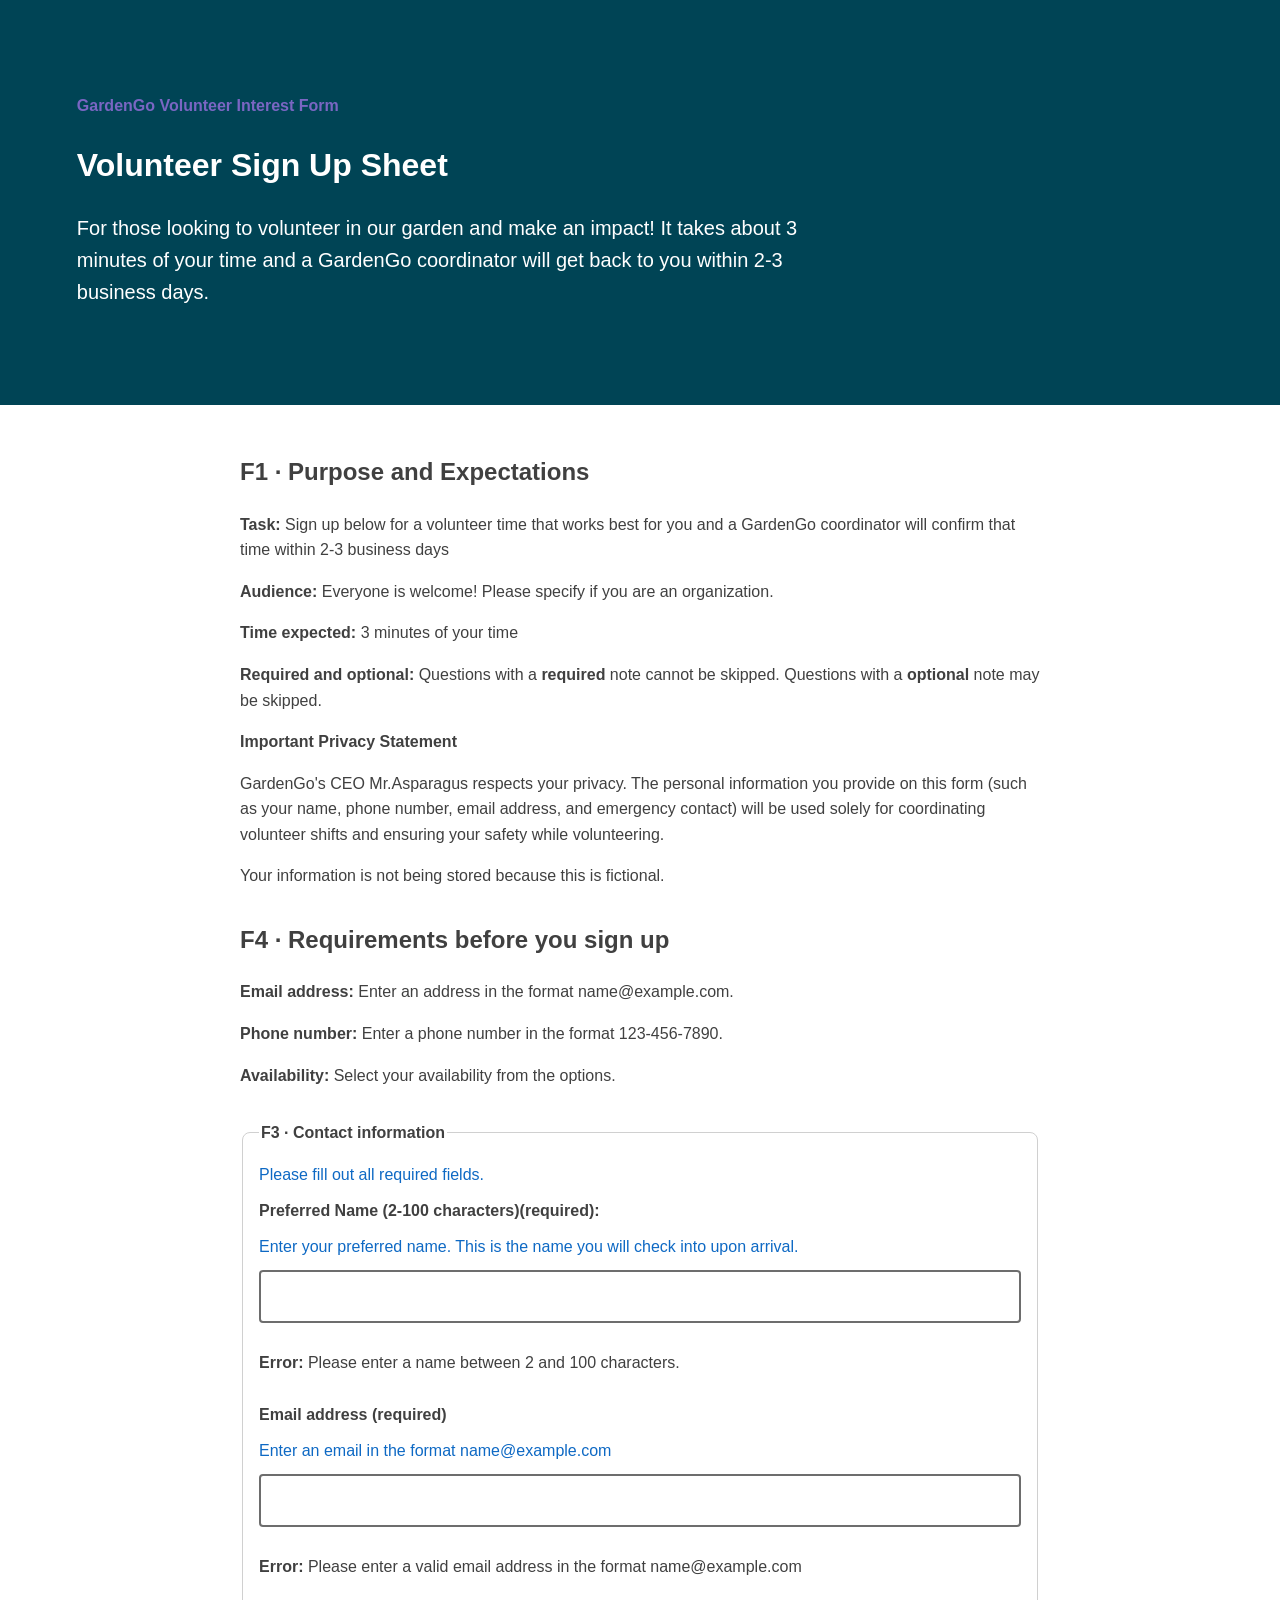
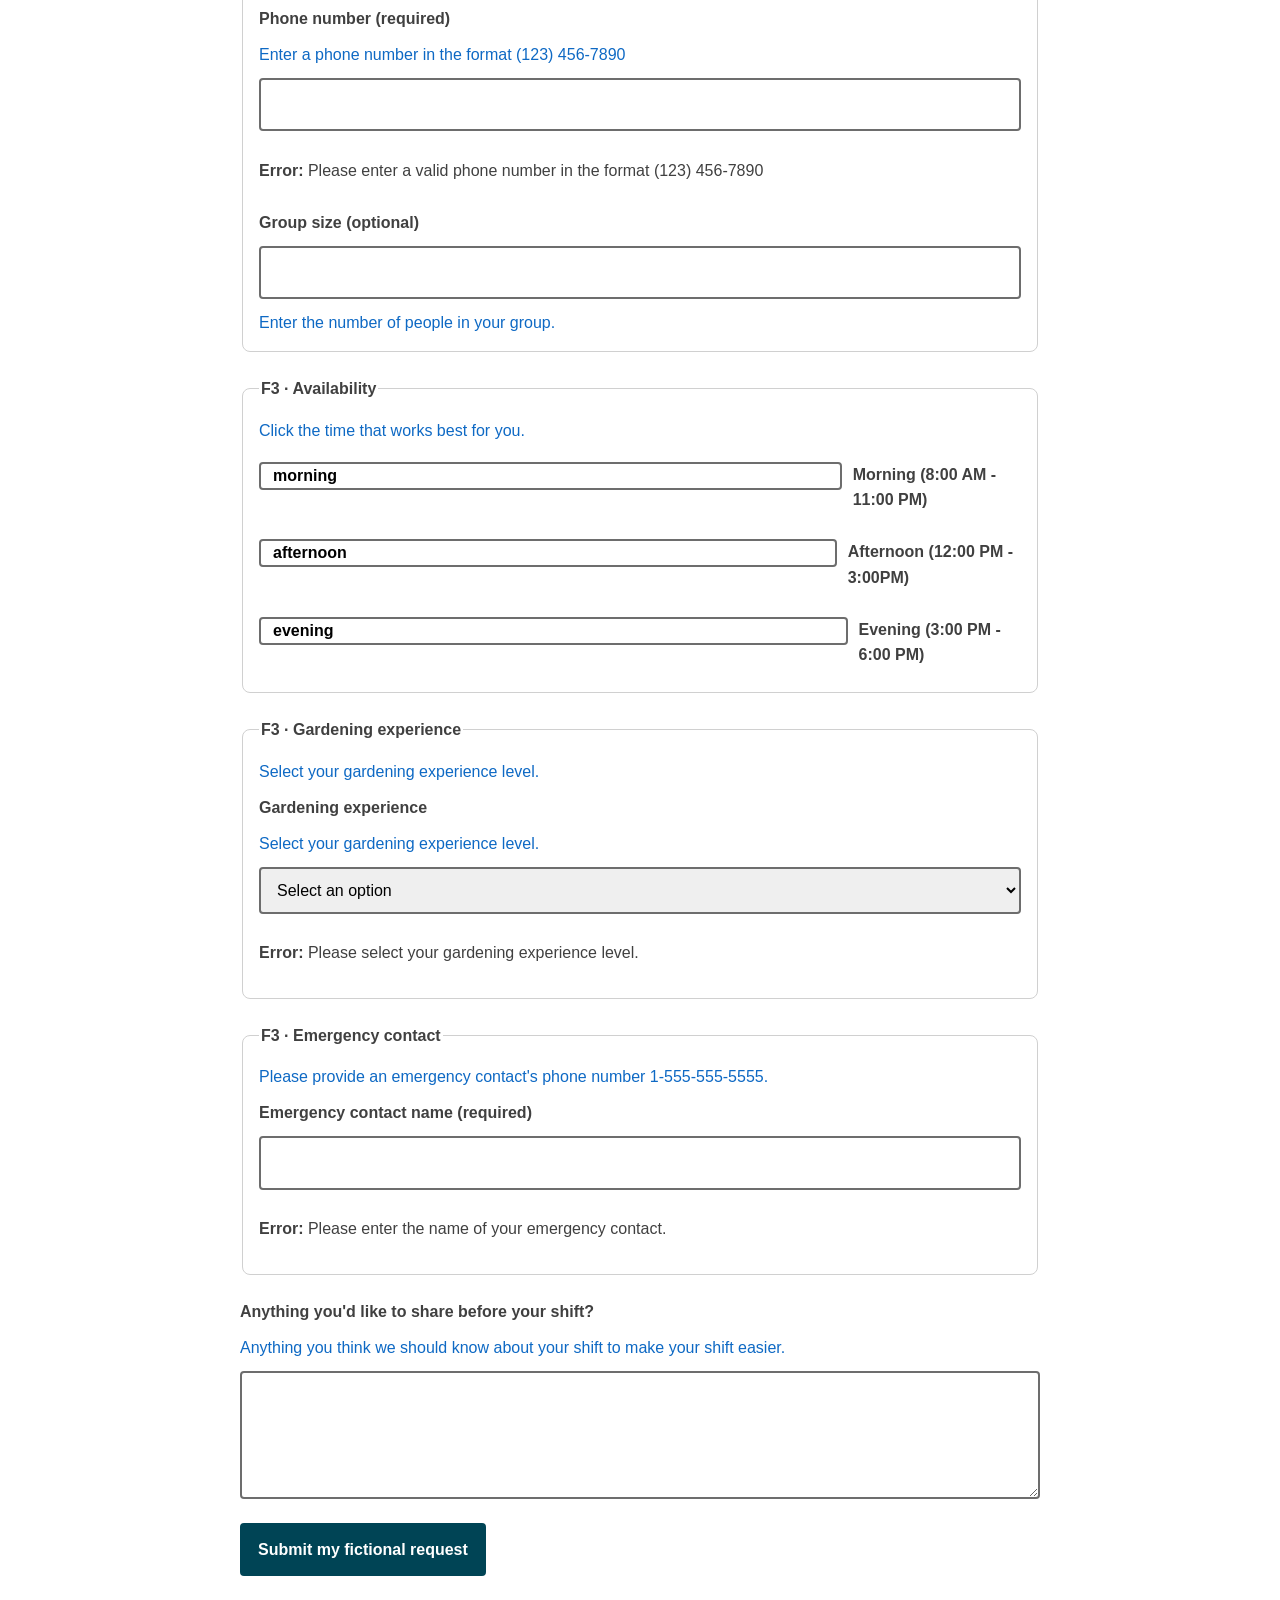
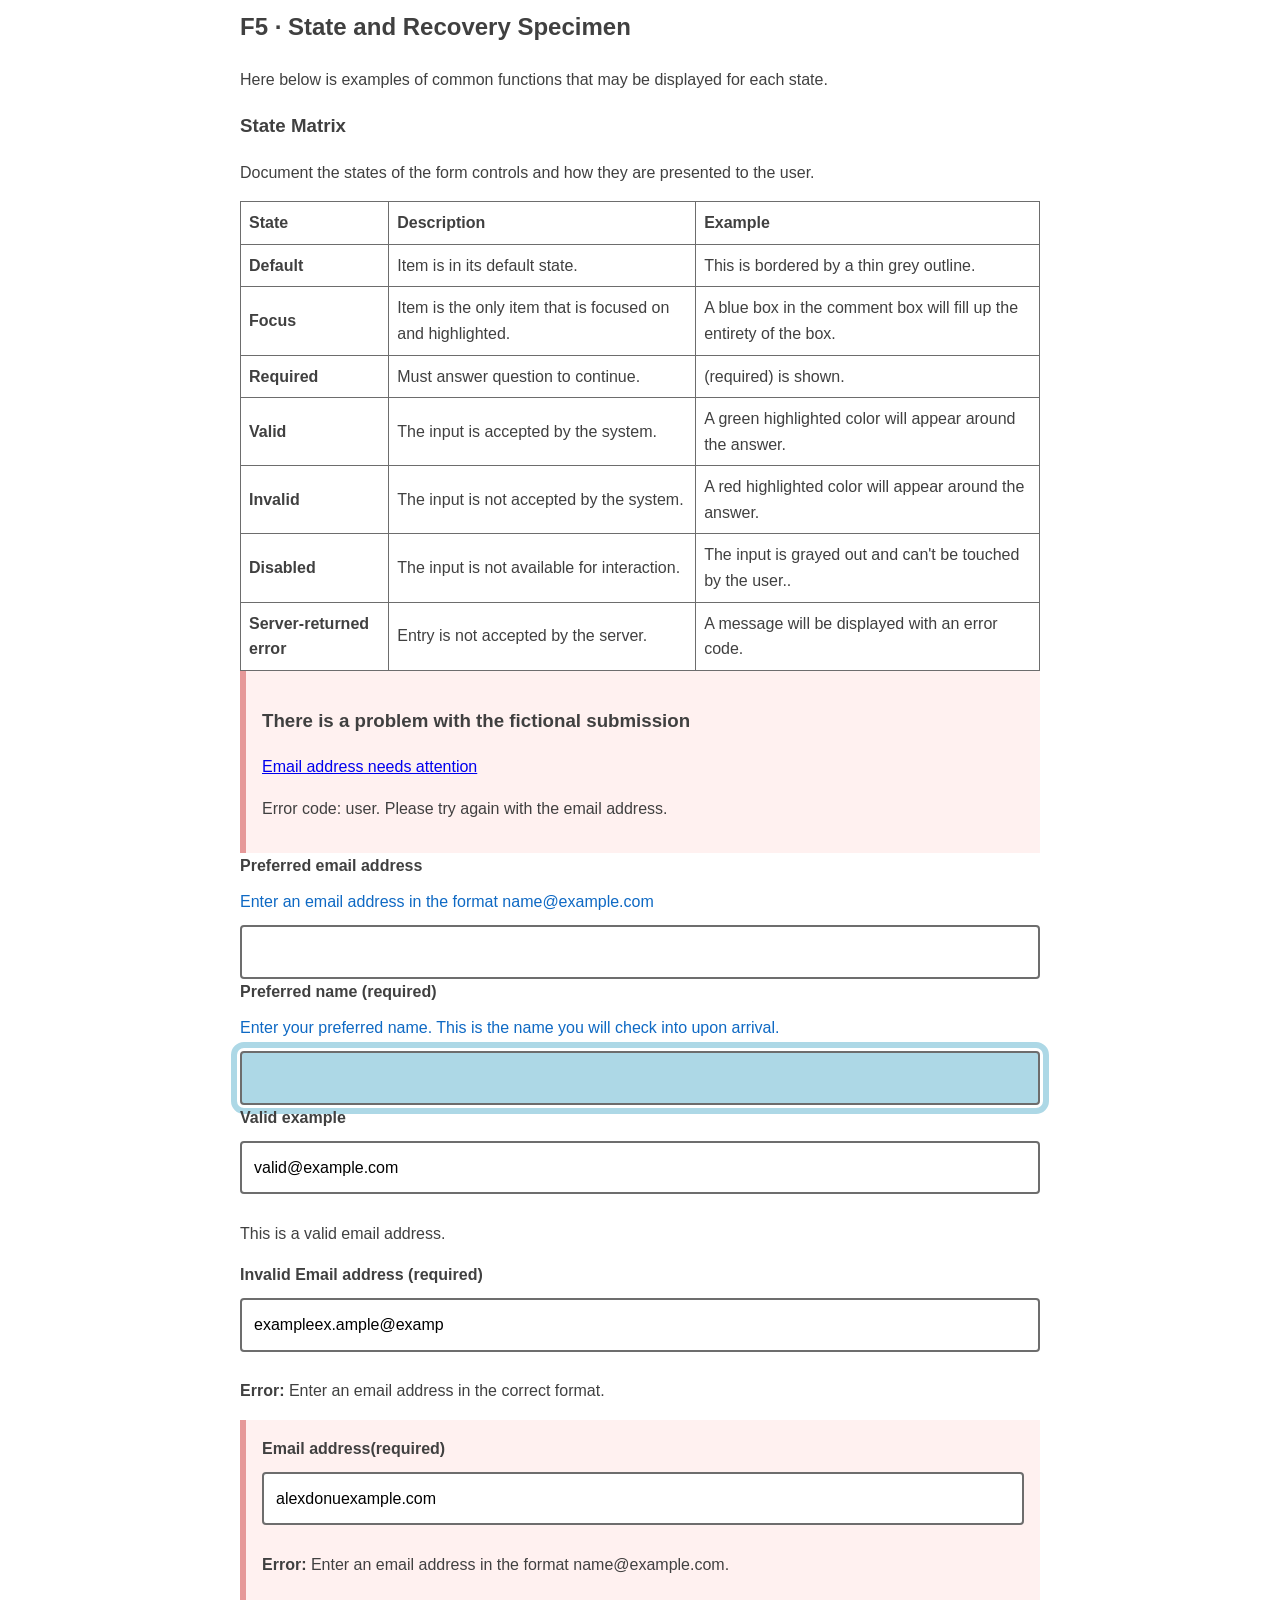
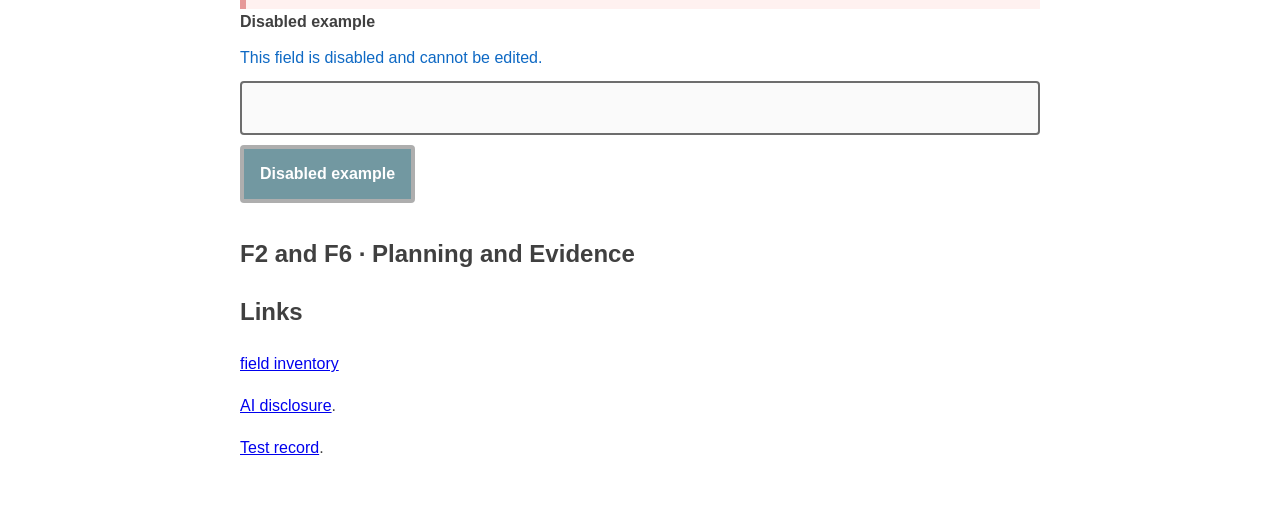
<file: index.html>
<!doctype html>
<html lang="en">
    <head>
        <meta charset="utf-8">
        <meta name="viewport" content="width=device-width,initial-scale=1">
        <title>Volunteer Sign Up Sheet | GardenGo</title><link rel="stylesheet" href="styles.css">
    </head>
    <body>
        <header class="page-header">
            <p class="eyebrow">GardenGo Volunteer Interest Form</p>
            <h1>Volunteer Sign Up Sheet</h1>
            <p class="lede">For those looking to volunteer in our garden and make an impact! It takes about 3 minutes of your time and a GardenGo coordinator will get back to you within 2-3 business days.</p>
        </header>
        <main>
            <section id="expectations">
                <h2>F1 · Purpose and Expectations</h2>
                <p><strong>Task:</strong> Sign up below for a volunteer time that works best for you and a GardenGo coordinator will confirm that time within 2-3 business days</p>
                <p><strong>Audience:</strong> Everyone is welcome! Please specify if you are an organization.</p>
                <p><strong>Time expected:</strong> 3 minutes of your time</p>
                <p><strong>Required and optional:</strong> Questions with a <strong>required</strong> note cannot be skipped. Questions with a <strong>optional</strong> note may be skipped.</p>
                <p><strong>Important Privacy Statement</strong></p> 
                <p>GardenGo's CEO Mr.Asparagus respects your privacy. The personal information you provide on this form (such as your name, phone number, email address, and emergency contact) will be used solely for coordinating volunteer shifts and ensuring your safety while volunteering.</p>
                <p>Your information is not being stored because this is fictional.</p>
            </section>
            <!-- F4 · Requirements and Validation -->
            <section id="requirements">
                <h2>F4 · Requirements before you sign up</h2> 
                <p> <strong>Email address:</strong> Enter an address in the format name@example.com.</p>
                <p> <strong>Phone number:</strong> Enter a phone number in the format 123-456-7890.</p>
                <p> <strong>Availability:</strong> Select your availability from the options.</p>
            </section>

            <!-- F3 · Form -->
            <form action="#" method="GET">
                <fieldset>
                    <legend>F3 · Contact information</legend>
                    <p class="help">Please fill out all required fields.</p>
                    <div class="field">
                        <label for="preferred"> Preferred Name (2-100 characters)(required):</label>
                        <p class="help" id="preferred-help">Enter your preferred name. This is the name you will check into upon arrival.</p>
                        <input id="preferred" name="preferred" type="text" autocomplete="name" minLength="2" maxLength="100" required aria-describedby="preferred-help preferred-error">
                        <p class="error-message" id="preferred-error"><strong>Error:</strong> Please enter a name between 2 and 100 characters.</p>
                    </div>

                    <div class="field">
                        <label for="email">Email address (required)</label>
                        <p class ="help" id="email-help">Enter an email in the format name@example.com</p>
                        <input id="email" name="email" type="email" autocomplete="email" maxLength="100" required aria-describedby="email-help email-error">
                        <p class="error-message" id="email-error"><strong>Error:</strong> Please enter a valid email address in the format name@example.com</p>
                    </div>
                    <div class="field">
                        <label for="phone">Phone number (required)</label>
                        <p class="help" id="phone-help">Enter a phone number in the format (123) 456-7890</p>
                        <input id="phone" name="phone" type="tel" autocomplete="tel" maxLength="20" required aria-describedby="phone-help phone-error">
                        <p class="error-message" id="phone-error"><strong>Error:</strong> Please enter a valid phone number in the format (123) 456-7890</p>
                    </div>
                    <div class="field">
                        <label for="group-size">Group size (optional)</label>
                        <input id="group-size" name="group-size" type="number" min="1" max="8" aria-describedby="group-size-help">
                        <p class="help" id="group-size-help">Enter the number of people in your group.</p>
                    </div>
                </fieldset>
                <fieldset>
                    <legend>F3 · Availability</legend>
                    <p class="help"> Click the time that works best for you.</p>
                        <label class="choice" for="morning-hours"><input id="morning-hours" name="shift" value="morning"> Morning (8:00 AM - 11:00 PM)</label>
                        <label class="choice" for="afternoon-hours"><input id="afternoon-hours" name="shift" value="afternoon"> Afternoon (12:00 PM - 3:00PM)</label>
                        <label class="choice" for="evening-hours"><input id="evening-hours" name="shift" value="evening"> Evening (3:00 PM - 6:00 PM)</label>
                    </fieldset>
                    <fieldset>
                        <legend>F3 · Gardening experience</legend>
                        <p class="help">Select your gardening experience level.</p>
                        <div class="field">
                            <label for="choice"> Gardening experience</label>
                            <p class="help" id="choice-help">Select your gardening experience level.</p>
                            <select id="choice" name="choice" aria-describedby="choice-help choice-error">
                                <option value="">Select an option</option>
                                <option value="beginner">Beginner</option>
                                <option value="intermediate">Intermediate</option>
                                <option value="advanced">Advanced</option>
                            </select>
                            <p class="error-message" id="choice-error"><strong>Error:</strong> Please select your gardening experience level.</p>
                        </div>
                        </fieldset>
                        <fieldset class="field">
                            <legend>F3 · Emergency contact</legend>
                            <p class="help" id="emergency-name-help">Please provide an emergency contact's phone number 1-555-555-5555.</p>
                            <div class="field">
                                <label for="emergency-name">Emergency contact name (required)</label>
                                <input id="emergency-name" name="emergency-name" type="text" required aria-describedby="emergency-name-help emergency-name-error">
                                <p class="error-message" id="emergency-name-error"><strong>Error:</strong> Please enter the name of your emergency contact.</p>
                            </div>
               
                    </fieldset>
                    <div class="field">
                        <label for="details">Anything you'd like to share before your shift?</label>
                        <p class="help" id="details-help">Anything you think we should know about your shift to make your shift easier.</p>
                        <textarea id="details" name="details" aria-describedby="details-help"></textarea>
                    </div>
                    <button type="submit">Submit my fictional request</button>
                </form>

                <section id="states">
                    <h2>F5 · State and Recovery Specimen</h2>
                    <p>Here below is examples of common functions that may be displayed for each state. </p>
                     
                    <h3>State Matrix</h3>
                    <div class="state-matrix"></div>
                        <p>Document the states of the form controls and how they are presented to the user.</p>
                    <table>
                        <thead>
                            <tr>
                                <th scope="col">State</th>
                                <th scope="col">Description</th>
                                <th scope="col">Example</th> 
                            </tr>
                        </thead>                   
                <tbody>
                    <tr>
                        <th scope="row">Default</th>
                        <td>Item is in its default state.</td>
                        <td>This is bordered by a thin grey outline.</td>

                        </tr>
                        <tr>
                        <th scope="row">Focus</th>
                        <td>Item is the only item that is focused on and highlighted.</td>
                        <td>A blue box in the comment box will fill up the entirety of the box.</td>

                        </tr>
                        <tr>
                        <th scope="row">Required</th>
                        <td>Must answer question to continue.</td>
                        <td>(required) is shown.</td>

                        </tr>
                        <tr>
                        <th scope="row">Valid</th>
                        <td>The input is accepted by the system.</td>
                        <td>A green highlighted color will appear around the answer.</td>

                        </tr>
                        <tr>
                        <th scope="row">Invalid</th>
                        <td>The input is not accepted by the system.</td>
                        <td>A red highlighted color will appear around the answer.</td>

                        </tr>
                        <tr>
                        <th scope="row">Disabled</th>
                        <td>The input is not available for interaction.</td>
                        <td>The input is grayed out and can't be touched by the user..</td>
                        </tr>
                        <tr>
                        <th scope="row">Server-returned error</th>
                        <td>Entry is not accepted by the server.</td>
                        <td>A message will be displayed with an error code.</td>
                        </tr>
                    </tbody>
                    </table>    

                    <div class="error-summary">
                        <h3>There is a problem with the fictional submission</h3>
                        <p><a href="#error-example">Email address needs attention</a></p>
                        <p> Error code: user. Please try again with the email address.</p>
                    </div>




            
                    <div class="states">
                        <div class="field">
                            <label for="default-example">Preferred email address</label>
                            <p class="help" id="default-help">Enter an email address in the format name@example.com</p>
                             <input id="default-example" type="text" aria-describedby="default-help">
                        </div>
                        </div>
                        <div class="field field-focus">
                            <label for="focus-example">Preferred name (required)</label>
                            <p class="help" id="focus-help">Enter your preferred name. This is the name you will check into upon arrival.</p>
                            <input id="focus-example" type="text" value="" aria-describedby="focus-help">
                        </div>
                        <div class="field field-valid">
                            <label for="valid-preferred">Valid example</label>
                            <input id="valid-preferred" type="email" value="valid@example.com" aria-describedby="valid-message">
                            <p class="valid-message-static">This is a valid email address.</p>
                        </div>
                        <div class="field field-invalid">
                            <label for="invalid-example">Invalid Email address (required)</label>
                            <input id="invalid-example" type="email" value="exampleex.ample@examp" aria-invalid="true" aria-describedby="invalid-message">
                            <p class="invalid-message-static"><strong>Error:</strong> Enter an email address in the correct format.
                        </div>
                        <div class="field field-error">
                        <label for="error-example">Email address(required)</label>
                        <input id="error-example" type="email" value="alexdonuexample.com" aria-invalid="true" aria-describedby="error-message">
                        <p class="error-message-static"><strong>Error:</strong> Enter an email address in the format name@example.com.</p>
                    </div>
                        <div class="field field-disabled">
                            <label for="disabled-example">Disabled example</label>
                            <p class="help" id="disabled-help">This field is disabled and cannot be edited.</p>
                            <input id="disabled-example" type="text" disabled aria-describedby="disabled-help">
                    <button type="button" disabled>Disabled example</button>
                </div>
                </section>
                <section id="Links">
                    <h2>F2 and F6 · Planning and Evidence</h2>
                    <h2>Links</h2>
                    <p><a href="field-inventory-template.html">field inventory</a></p>
                    <p><a href="ai-disclosure.html">AI disclosure</a>.</p>
                    <p><a href="test-record.html">Test record</a>.</p>
                </section>
                </main>
</file>
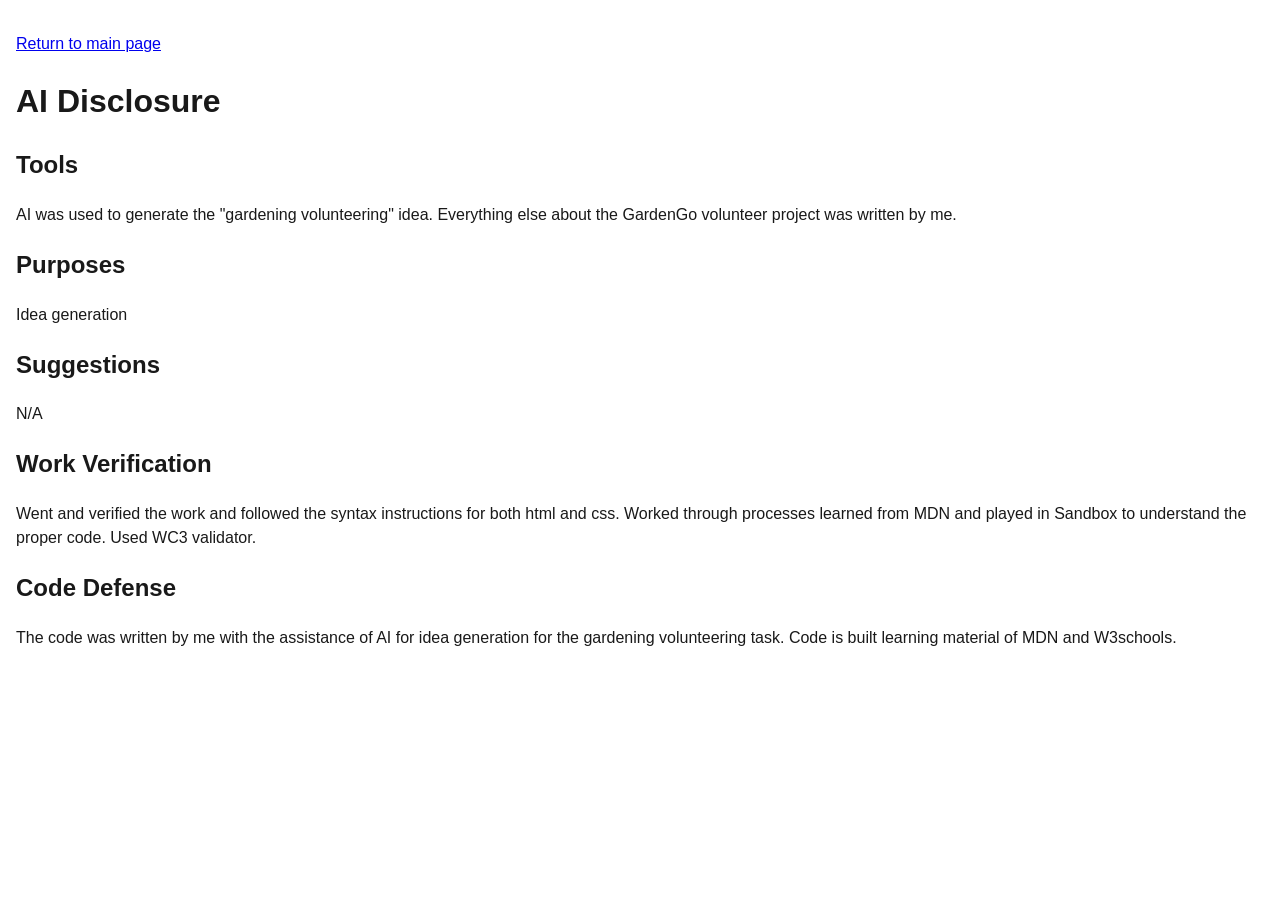
<file: AI-disclosure.html>
<!doctype html>
<html lang="en">
    <head>
        <meta charset="utf-8">
        <meta name="viewport" content="width=device-width,initial-scale=1">
        <title>AI Disclosure | GardenGo</title>
        <style>
        body{  
            font-family:Arial,sans-serif;
            line-height:1.5;
            max-width:80rem;
            margin:auto;
            padding:1rem;
            color:#191919;
        }
    
      </style>
        </head>
        <body>
            <p><a href="index.html">Return to main page</a></p>
            <h1>AI Disclosure</h1>
            <h2>Tools</h2>
            <p>AI was used to generate the "gardening volunteering" idea. Everything else about the GardenGo volunteer project was written by me.</p>
            <h2>Purposes</h2>
            <p>Idea generation</p>
            <h2>Suggestions</h2>
            <p>N/A</p>
            <h2>Work Verification</h2>
            <p>Went and verified the work and followed the syntax instructions for both html and css. Worked through processes learned from MDN and played in Sandbox to understand the proper code. Used WC3 validator.</p>
            <h2>Code Defense</h2>
            <p>The code was written by me with the assistance of AI for idea generation for the gardening volunteering task. Code is built learning material of MDN and W3schools.</p>
</file>
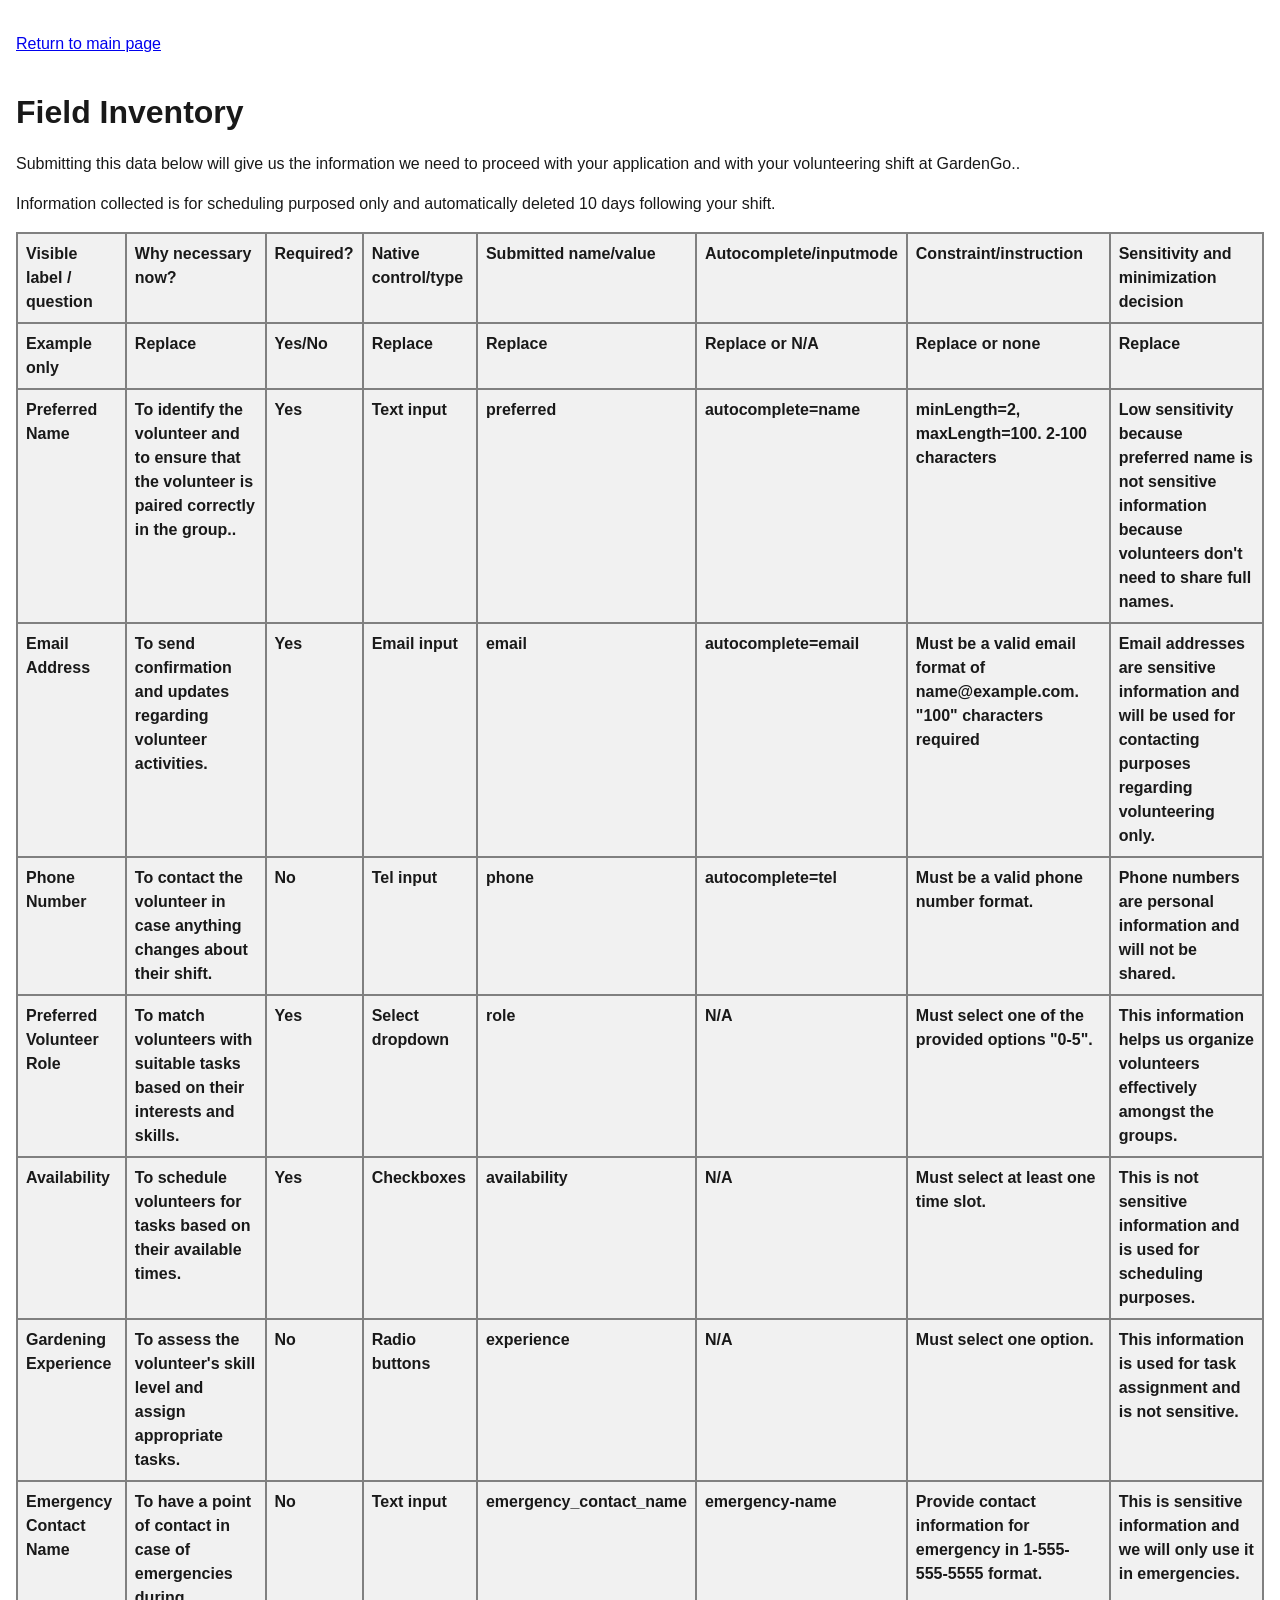
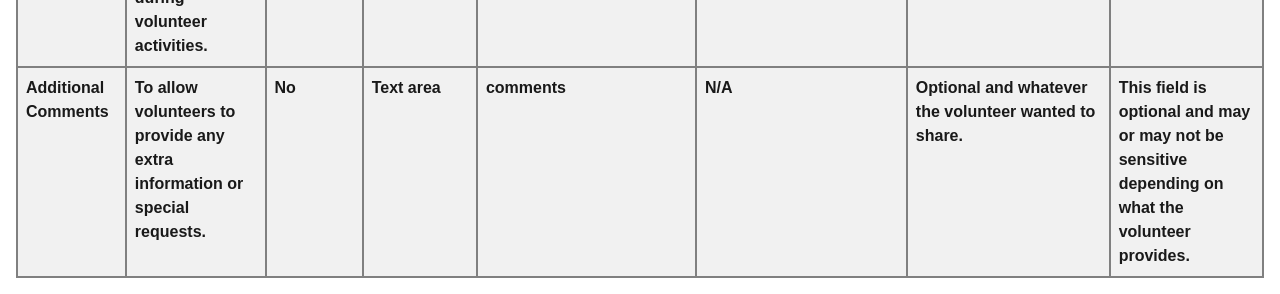
<file: field-inventory-template.html>
<!doctype html>
<html lang="en">
    <head>
        <meta charset="utf-8">
        <meta name="viewport" content="width=device-width,initial-scale=1">
        <title>Field Inventory Template | GardenGo</title>
        <style>
        body{
            font-family:Arial,sans-serif;
            line-height:1.5;
            max-width:80rem;
            margin:auto;
            padding:1rem;
            color:#191919;
        }
        h1, h2{
            margin-top: 2rem;
            margin-bottom:1rem;
        }
        table{
            width:100%;
            min-width:50rem;
            border-collapse:collapse;
        }
        th,td{
            padding:.6rem;
            border:1px solid #999;
            text-align:left;
            vertical-align:top;
            font-weight: 700;
        }
        th, td{
            background:#f1f1f1;
            padding: 0.5rem;
            border: 2px solid grey;
        }
        </style>
        </head>
        <body>
            <p><a href="index.html">Return to main page</a></p>
            <h1>Field Inventory </h1>
            <p>Submitting this data below will give us the information we need to proceed with your application and with your volunteering shift at GardenGo..</p>
            <p>Information collected is for scheduling purposed only and automatically deleted 10 days following your shift.</p>
            <table>
                <thead>
                    <tr>
                        <th>Visible label / question</th>
                        <th>Why necessary now?</th>
                        <th>Required?</th>
                        <th>Native control/type</th>
                        <th>Submitted name/value</th>
                        <th>Autocomplete/inputmode</th>
                        <th>Constraint/instruction</th>
                        <th>Sensitivity and minimization decision</th>
                    </tr>
                </thead>
                <tbody>
                    <tr>
                        <td>Example only</td>
                        <td>Replace</td>
                        <td>Yes/No</td>
                        <td>Replace</td>
                        <td>Replace</td>
                        <td>Replace or N/A</td>
                        <td>Replace or none</td>
                        <td>Replace</td>
                    </tr>
                    <tr>
                        <td>Preferred Name</td>
                        <td>To identify the volunteer and to ensure that the volunteer is paired correctly in the group..</td>
                        <td>Yes</td>
                        <td>Text input</td>
                        <td>preferred</td>
                        <td>autocomplete=name</td>
                        <td>minLength=2, maxLength=100. 2-100 characters</td>
                        <td>Low sensitivity because preferred name is not sensitive information because volunteers don't need to share full names.</td>
                    </tr>
                    <tr>
                        <td>Email Address</td>
                        <td>To send confirmation and updates regarding volunteer activities.</td>
                        <td>Yes</td>
                        <td>Email input</td>
                        <td>email</td>
                        <td>autocomplete=email</td>
                        <td>Must be a valid email format of name@example.com. "100" characters required</td>
                        <td>Email addresses are sensitive information and will be used for contacting purposes regarding volunteering only.</td>
                    </tr>
                    <tr>
                        <td>Phone Number</td>
                        <td>To contact the volunteer in case anything changes about their shift.</td>
                        <td>No</td>
                        <td>Tel input</td>
                        <td>phone</td>
                        <td>autocomplete=tel</td>
                        <td>Must be a valid phone number format.</td>
                        <td>Phone numbers are personal information and will not be shared.</td>
                    </tr>
                    <tr>
                        <td>Preferred Volunteer Role</td>
                        <td>To match volunteers with suitable tasks based on their interests and skills.</td> 
                        <td>Yes</td>
                        <td>Select dropdown</td>
                        <td>role</td>
                        <td>N/A</td>
                        <td>Must select one of the provided options "0-5".</td>
                        <td>This information helps us organize volunteers effectively amongst the groups.</td>
                    </tr>
                    <tr>
                        <td>Availability</td>
                        <td>To schedule volunteers for tasks based on their available times.</td>
                        <td>Yes</td>
                        <td>Checkboxes</td>
                        <td>availability</td>
                        <td>N/A</td>
                        <td>Must select at least one time slot.</td> 
                        <td>This is not sensitive information and is used for scheduling purposes.</td>
                    <tr>
                        <td>Gardening Experience</td>
                        <td>To assess the volunteer's skill level and assign appropriate tasks.</td>
                        <td>No</td>
                        <td>Radio buttons</td>
                        <td>experience</td>
                        <td>N/A</td>
                        <td>Must select one option.</td>
                        <td>This information is used for task assignment and is not sensitive.</td>

                    <tr>
                        <td>Emergency Contact Name</td>
                        <td>To have a point of contact in case of emergencies during volunteer activities.</td>
                        <td>No</td>
                        <td>Text input</td>
                        <td>emergency_contact_name</td>
                        <td>emergency-name</td>
                        <td>Provide contact information for emergency in 1-555-555-5555 format.</td>
                        <td>This is sensitive information and we will only use it in emergencies.</td>
                    <tr>
                        <td>Additional Comments</td>
                        <td>To allow volunteers to provide any extra information or special requests.</td>
                        <td>No</td>
                        <td>Text area</td>
                        <td>comments</td>
                        <td>N/A</td>
                        <td>Optional and whatever the volunteer wanted to share.</td>
                        <td>This field is optional and may or may not be sensitive depending on what the volunteer provides.</td>       
                                  
                </tbody>
            </table>
        </body>
        </html>
</file>
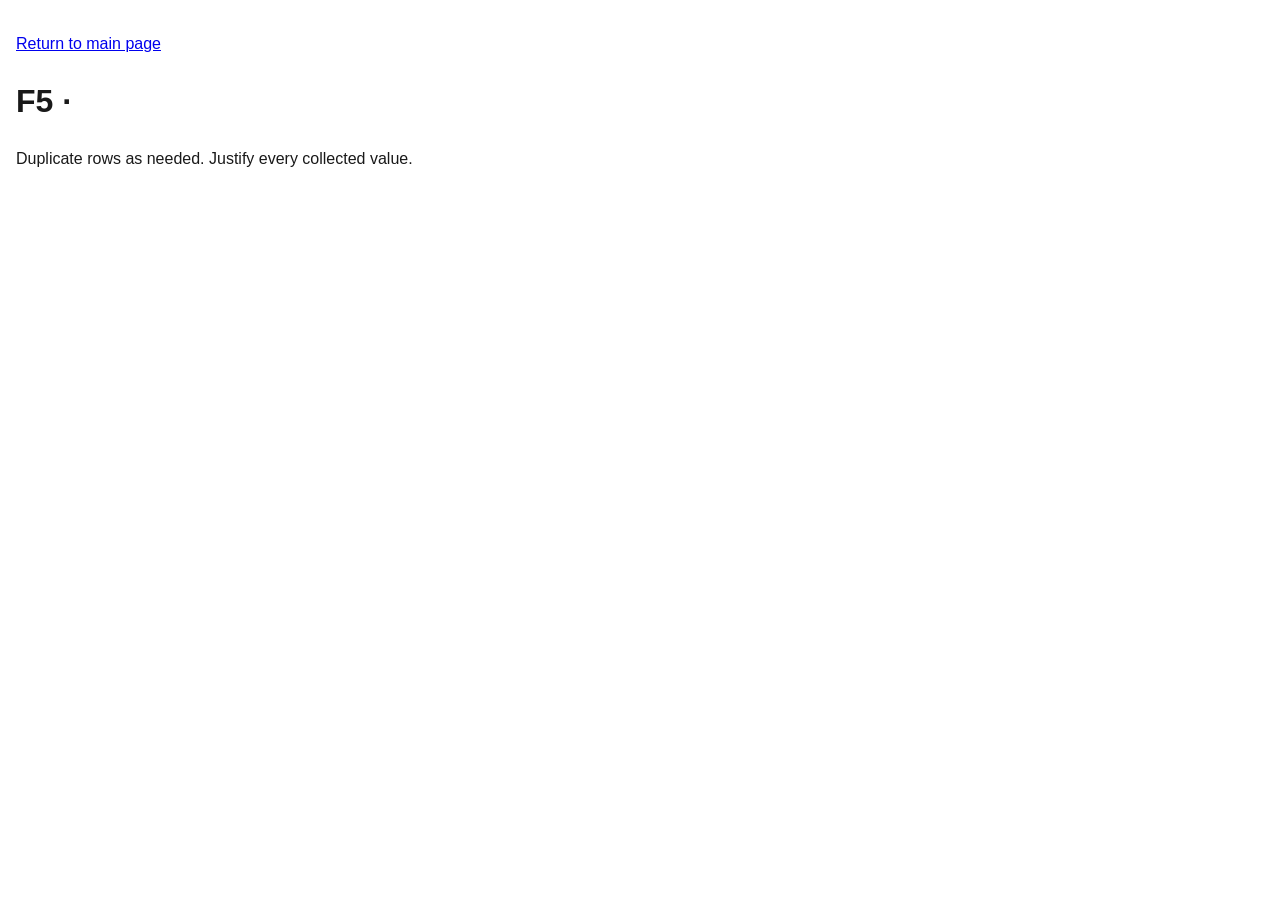
<file: state-matrix.html>
<!doctype html>
<html lang="en">
    <head>
        <meta charset="utf-8">
        <meta name="viewport" content="width=device-width,initial-scale=1">
        <title>State Matrix | GardenGo</title>
        <style>
        body{  
            font-family:Arial,sans-serif;
            line-height:1.5;
            max-width:80rem;
            margin:auto;
            padding:1rem;
            color:#191919;
        }
    
      </style>
        </head>
        <body>
            <p><a href="index.html">Return to main page</a></p>
            <h1>F5 · </h1>
            <p>Duplicate rows as needed. Justify every collected value.</p>
</file>
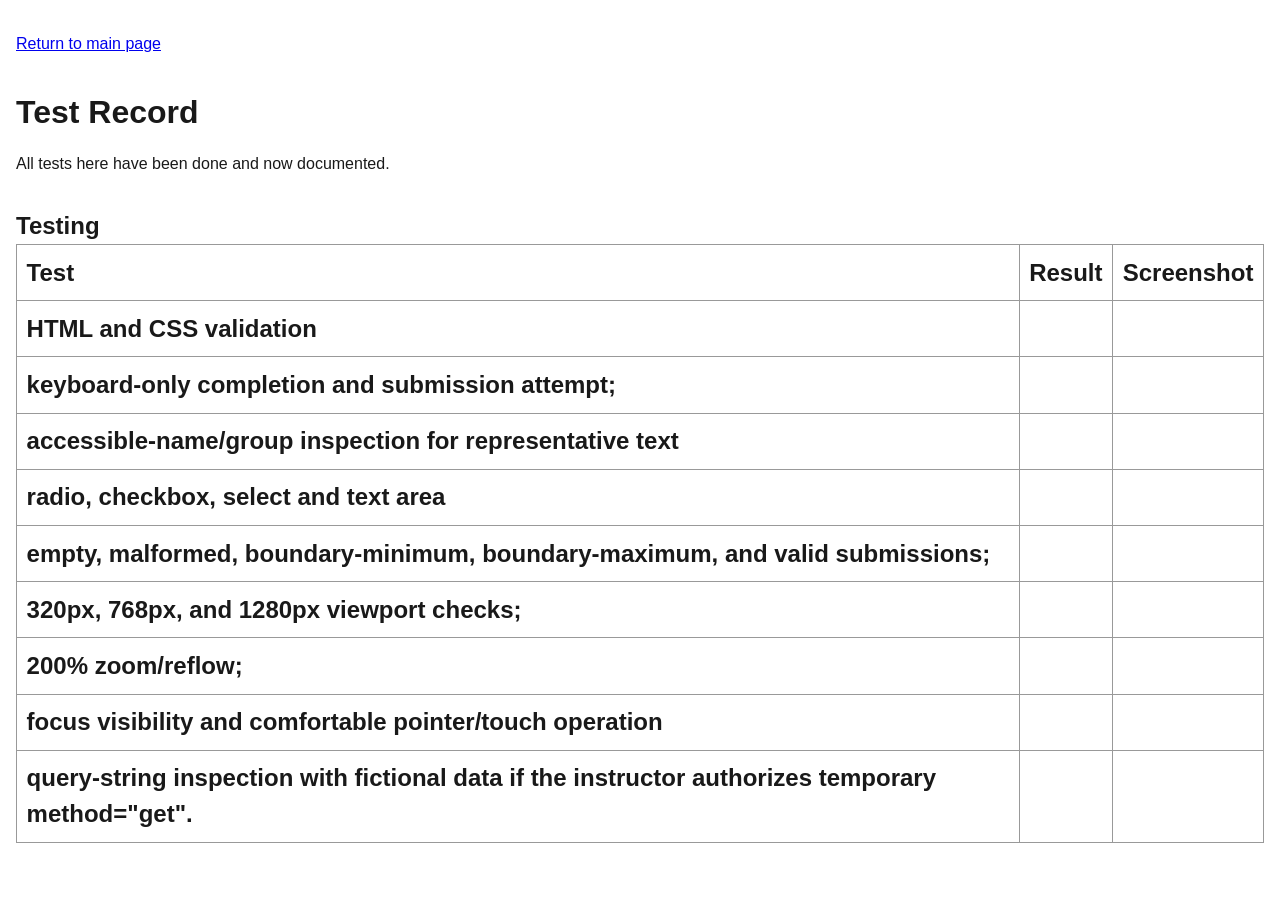
<file: test-record.html>
<!doctype html>
<html lang="en">
    <head>
        <meta charset="utf-8">
        <meta name="viewport" content="width=device-width,initial-scale=1">
        <title>Test Record | GardenGo</title>
        <style>
        body{
            font-family:Arial,sans-serif;
            line-height:1.5;
            max-width:80rem;
            margin:auto;
            padding:1rem;
            color:#191919;
        }
        h1, h2{
            margin-top: 2rem;
            margin-bottom:1rem;
        }
        table{
            width:100%;
            min-width:50rem;
            border-collapse:collapse;
        }
        th,td{
            padding:.6rem;
            border:1px solid #999;
            text-align:left;
            vertical-align:top;
            font-weight: 700;
        }
   
    
</style>
        </head>
        <body>
            <p><a href="index.html">Return to main page</a></p>
            <h1>Test Record</h1>
            <p>All tests here have been done and now documented.</p>
            <h2>Testing</2>
            <div>
                <table>
                    <thead>
                    <tr>
                        <th>Test</th>
                        <th>Result</th>
                        <th>Screenshot</th>
                    </tr>
                    <tr>
                    <th>HTML and CSS validation</th>
                    <th></th>
                    <th></th>
                </tr>
                <tr>
                    <th>keyboard-only completion and submission attempt;</th>
                    <th></th>
                    <th></th>
                </tr>
                <tr>
                    <th>accessible-name/group inspection for representative text</th>
                    <th></th>
                    <th></th>
                </tr>
                <tr>
                    <th>radio, checkbox, select and text area</th>
                    <th></th>
                    <th></th>
                </tr>
                <tr>
                    <th>empty, malformed, boundary-minimum, boundary-maximum, and valid submissions;</th>
                    <th></th>
                    <th></th>
                </tr>
                <tr>
                    <th>320px, 768px, and 1280px viewport checks;</th>
                    <th></th>
                    <th></th>
                </tr>
                <tr>
                    <th>200% zoom/reflow;</th>
                    <th></th>
                    <th></th>
                </tr>
                <tr>
                    <th>focus visibility and comfortable pointer/touch operation</th>
                    <th></th>
                    <th></th>
                </tr>
                <tr>
                    <th>query-string inspection with fictional data if the instructor authorizes temporary method="get".</th>
                    <th></th>
                    <th></th>
                </tr>

                    <tbody>
              
                    </tbody>
                </table>
            </div>
</file>
<file: styles.css>
:root{
    --color-text:#404040;
    --color-surface:#fff;
    --color-action:lab(23.96% -25.94 -18.82);
    --color-accent:#7a66c3;
    --color-border:hwb(0 45% 60%);
    --color-error:hsl(0, 60%, 75%);
    --color-muted:hsl(210, 87%, 41%);
    --space-3:1rem;
    --radius:.5rem;
    --measure:68ch;
}
*,*::before,*::after{
    box-sizing:border-box;
}
body{
    margin:0;
    color:var(--color-text);
    background:var(--color-surface);
    font-family:Arial,sans-serif;
    line-height:1.6;
    
}
.page-header{
    padding:clamp(2rem,6vw,5rem);
    background:var(--color-action);
    color:#fff;
}
.eyebrow{
    color:var(--color-accent);
    font-weight:700;
}
.lede{
    max-width:var(--measure);
    font-size:1.25rem;
}
main{
    max-width:52rem;
    margin:auto;
    padding:var(--space-3);
}
section,form{
    margin-block:2rem;
}
form,fieldset,.field{
    display:grid;
    gap:.65rem;
}
form{
    gap:1.5rem;

}
.state-grid {   
    padding:1rem;
    border:1px solid #d0d0d0;
    border-radius:var(--radius);

}
fieldset{
    padding:1rem;
    border:1px solid #d0d0d0;
    border-radius:var(--radius);
    min-width:0;
}
legend,label{
    font-weight:700;
}
.help{
    margin:0;
    color:var(--color-muted);
}
code,.example{
    overflow-wrap:anywhere;
}
input,select,textarea,button{
    font:inherit;
}
input:not([type="radio"]):not([type="checkbox"]),select,textarea{
    width:100%;
    padding:.75rem;
    border:2px solid var(--color-border);
    border-radius:.25rem;
}
textarea{
    min-height:8rem;
    resize:vertical;
}
.choice{
    display:flex;
    gap:.65rem;
    align-items:flex-start;
    padding:.5rem 0;
}
.choice input{
    inline-size:1.25rem;
    block-size:1.25rem;
}
button{
    justify-self:start;
    min-height:44px;
    padding:.75rem 1rem;
    background:var(--color-action);
    color:#fff;
    border:2px solid var(--color-action);
    border-radius:.25rem;
    font-weight:700;
}
:focus-visible,.field-focus input{
   background: lightblue;
    outline: 0.4em solid lightblue;
    outline-offset:.2rem;
}
.field-valid input{
    border:5px solid var(--color-accent);
}
.error-summary,.field-error{
    padding:1rem;
    border-left:.4rem solid var(--color-error);
    background:#fff1f0;
}
.field-error input{
    border-color:var(--color-error);
}
.states{
    width:100%;
    overflow-x: auto;
}
caption {
    text-align: left;
    font-weight: 700;
    margin-bottom: .5rem;
}
th,td{
    padding:.5rem;
    border:1px solid var(--color-border);
    text-align:left;

}
table{
    width:100%;
    border-collapse:collapse;
}
button:disabled{
    opacity:.55;
    border:4px solid var(--color-border);
    cursor:not-allowed;
}
@media (min-width:48rem){
    .paired-fields{
        display:grid;
        grid-template-columns:repeat(2,minmax(0,1fr));
        gap:1rem;
    }
}
</file>
